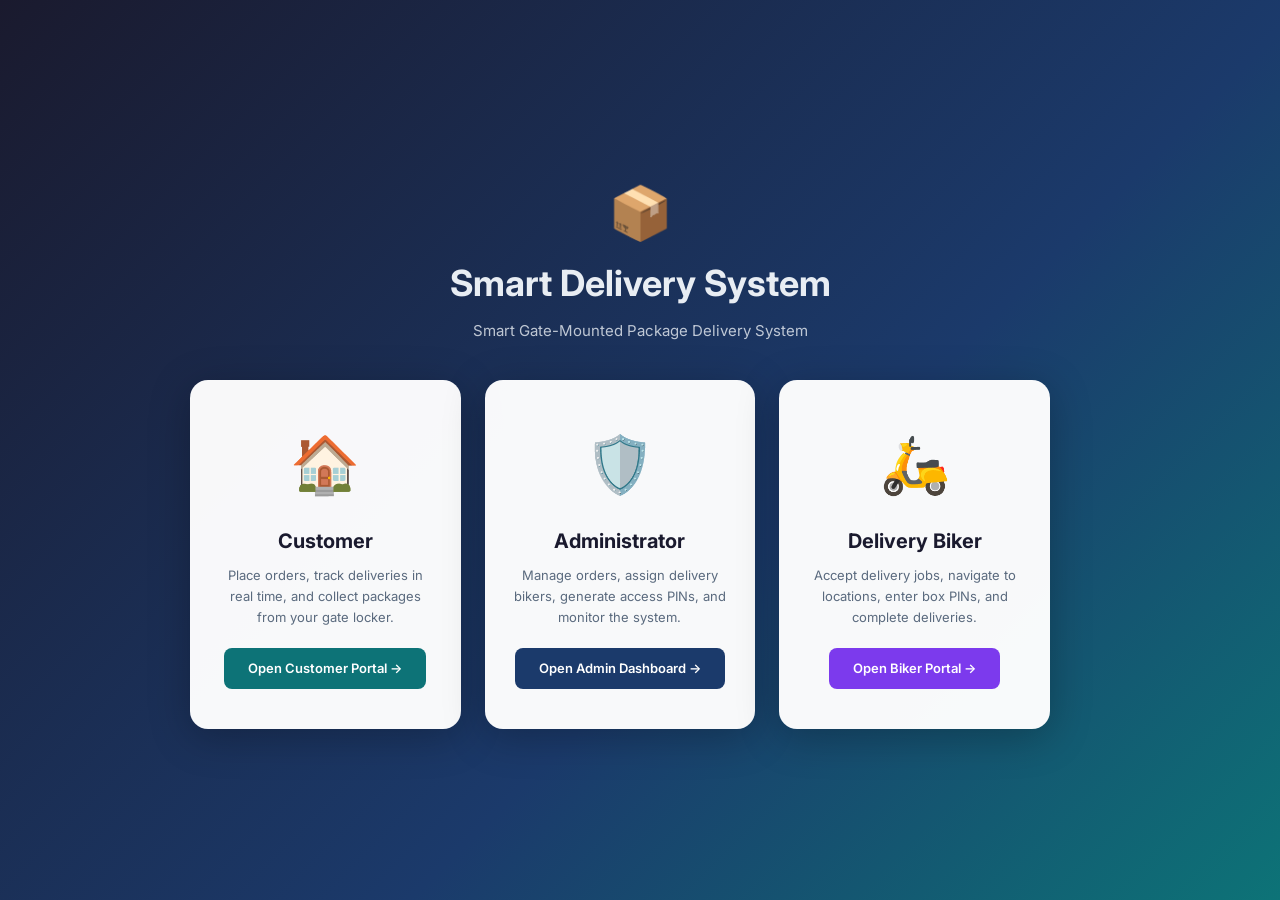
<file: index.html>
<!DOCTYPE html>
<html lang="en">
<head>
  <meta charset="UTF-8">
  <meta name="viewport" content="width=device-width, initial-scale=1.0">
  <title>SmartDelivery - Select Role</title>
  <link rel="stylesheet" href="shared/style.css">
  <style>
    body {
      min-height: 100vh;
      background: linear-gradient(135deg, var(--dark) 0%, var(--navy) 60%, var(--teal) 100%);
      display: flex; align-items: center; justify-content: center; padding: 20px;
    }
    .role-grid {
      display: grid; grid-template-columns: repeat(3, 1fr); gap: 24px;
      max-width: 860px; width: 100%;
    }
    .role-card {
      background: rgba(255,255,255,0.97); border-radius: 18px;
      padding: 40px 28px; text-align: center; cursor: pointer;
      box-shadow: 0 8px 40px rgba(0,0,0,0.25);
      transition: transform 0.2s, box-shadow 0.2s;
      text-decoration: none; color: inherit;
    }
    .role-card:hover { transform: translateY(-6px); box-shadow: 0 16px 48px rgba(0,0,0,0.3); }
    .role-icon { font-size: 56px; margin-bottom: 16px; }
    .role-title { font-size: 20px; font-weight: 700; color: var(--dark); margin-bottom: 8px; }
    .role-desc  { font-size: 13px; color: var(--gray-600); line-height: 1.6; }
    .role-btn   {
      display: inline-block; margin-top: 20px; padding: 10px 24px;
      border-radius: 8px; font-size: 13px; font-weight: 600; color: #fff;
    }
    .btn-customer { background: var(--teal); }
    .btn-admin    { background: var(--navy); }
    .btn-biker    { background: #7c3aed; }
    .site-header  { text-align: center; color: #fff; margin-bottom: 36px; }
    .site-header h1 { font-size: 36px; margin-bottom: 6px; }
    .site-header p  { font-size: 15px; opacity: 0.8; }
    @media(max-width:768px) { .role-grid { grid-template-columns:1fr; } }
  </style>
</head>
<body>
  <div style="width:100%;max-width:900px">
    <div class="site-header">
      <div style="font-size:52px">📦</div> 
      <h1 style="color:  #e8edf3;">Smart Delivery System</h1>
      <p style="color:  #e8edf3;">Smart Gate-Mounted Package Delivery System</p>
    </div>
    <div class="role-grid">
      <a href="customer/customer.html" class="role-card">
        <div class="role-icon">🏠</div>
        <div class="role-title">Customer</div>
        <div class="role-desc">Place orders, track deliveries in real time, and collect packages from your gate locker.</div>
        <div class="role-btn btn-customer">Open Customer Portal →</div>
      </a>
      <a href="admin/admin.html" class="role-card">
        <div class="role-icon">🛡️</div>
        <div class="role-title">Administrator</div>
        <div class="role-desc">Manage orders, assign delivery bikers, generate access PINs, and monitor the system.</div>
        <div class="role-btn btn-admin">Open Admin Dashboard →</div>
      </a>
      <a href="biker/biker.html" class="role-card">
        <div class="role-icon">🛵</div>
        <div class="role-title">Delivery Biker</div>
        <div class="role-desc">Accept delivery jobs, navigate to locations, enter box PINs, and complete deliveries.</div>
        <div class="role-btn btn-biker">Open Biker Portal →</div>
      </a>
    </div>
  </div>
</body>
</html>
</file>
<file: shared/style.css>
/* =============================================================================
   shared/style.css  -  Smart Gate Delivery System
   Global design system: colours, typography, components, utilities
   Colours: Deep Navy #1B3A6B | Teal #0D7377 | Surface #F0F4F8 | Dark #1A1A2E
   Font: Inter (Google Fonts)
============================================================================= */

/* ── Google Font ─────────────────────────────────────────────────────────── */
@import url('https://fonts.googleapis.com/css2?family=Inter:wght@400;500;600;700&display=swap');

/* ── CSS Custom Properties ───────────────────────────────────────────────── */
:root {
  --navy:       #1B3A6B;
  --navy-dark:  #132d54;
  --teal:       #0D7377;
  --teal-light: #14a085;
  --surface:    #F0F4F8;
  --dark:       #1A1A2E;
  --white:      #ffffff;
  --gray-100:   #f7f9fc;
  --gray-200:   #e8edf3;
  --gray-400:   #9aaec1;
  --gray-600:   #5a6a7e;
  --gray-800:   #2d3748;
  --shadow-sm:  0 2px 8px rgba(0,0,0,0.06);
  --shadow-md:  0 4px 20px rgba(0,0,0,0.08);
  --shadow-lg:  0 8px 32px rgba(0,0,0,0.12);
  --radius-sm:  6px;
  --radius-md:  12px;
  --radius-lg:  18px;
  --transition: all 0.2s ease;
}

/* ── Reset & Base ─────────────────────────────────────────────────────────── */
*, *::before, *::after { box-sizing: border-box; margin: 0; padding: 0; }

html { font-size: 16px; scroll-behavior: smooth; }

body {
  font-family: 'Inter', sans-serif;
  font-size: 14px;
  color: var(--gray-800);
  background: var(--surface);
  line-height: 1.6;
  min-height: 100vh;
}

a { color: var(--teal); text-decoration: none; }
a:hover { text-decoration: underline; }

.main-heading{
  color: var(--white);
}

/* ── Typography ──────────────────────────────────────────────────────────── */
h1 { font-size: 28px; font-weight: 700; color: var(--dark); }
h2 { font-size: 22px; font-weight: 700; color: var(--dark); }
h3 { font-size: 18px; font-weight: 600; color: var(--dark); }
h4 { font-size: 15px; font-weight: 600; color: var(--gray-800); }
p  { color: var(--gray-600); line-height: 1.7; }

/* ── Layout ──────────────────────────────────────────────────────────────── */
.container { max-width: 1280px; margin: 0 auto; padding: 0 20px; }

.page-grid {
  display: grid;
  grid-template-columns: 260px 1fr;
  min-height: 100vh;
}

/* ── Sidebar Navigation ──────────────────────────────────────────────────── */
.sidebar {
  background: var(--dark);
  color: var(--white);
  display: flex;
  flex-direction: column;
  padding: 0;
  position: sticky;
  top: 0;
  height: 100vh;
  overflow-y: auto;
}

.sidebar-logo {
  padding: 24px 20px;
  border-bottom: 1px solid rgba(255,255,255,0.08);
  display: flex;
  align-items: center;
  gap: 12px;
}

.sidebar-logo img { width: 36px; height: 36px; }
.sidebar-logo .logo-text { font-size: 15px; font-weight: 700; color: var(--white); }
.sidebar-logo .logo-sub  { font-size: 11px; color: var(--gray-400); margin-top: 1px; }

.sidebar-nav { padding: 16px 0; flex: 1; }

.nav-section-label {
  padding: 12px 20px 4px;
  font-size: 10px;
  font-weight: 600;
  text-transform: uppercase;
  letter-spacing: 1px;
  color: var(--gray-400);
}

.nav-link {
  display: flex;
  align-items: center;
  gap: 12px;
  padding: 11px 20px;
  color: rgba(255,255,255,0.7);
  font-size: 14px;
  font-weight: 500;
  transition: var(--transition);
  border-left: 3px solid transparent;
  cursor: pointer;
}

.nav-link:hover,
.nav-link.active {
  background: rgba(255,255,255,0.07);
  color: var(--white);
  border-left-color: var(--teal);
}

.nav-link svg { width: 18px; height: 18px; flex-shrink: 0; }

.sidebar-footer {
  padding: 16px 20px;
  border-top: 1px solid rgba(255,255,255,0.08);
  font-size: 12px;
  color: var(--gray-400);
}

/* ── Top Header Bar ──────────────────────────────────────────────────────── */
.topbar {
  background: var(--white);
  border-bottom: 1px solid var(--gray-200);
  padding: 0 28px;
  height: 64px;
  display: flex;
  align-items: center;
  justify-content: space-between;
  position: sticky;
  top: 0;
  z-index: 100;
  box-shadow: var(--shadow-sm);
}

.topbar-title { font-size: 17px; font-weight: 600; color: var(--dark); }

.topbar-actions { display: flex; align-items: center; gap: 12px; }

/* ── Main Content ─────────────────────────────────────────────────────────── */
.main-content { padding: 28px; overflow-y: auto; }

.page-header { margin-bottom: 24px; }
.page-header h2 { margin-bottom: 4px; }
.page-header p  { font-size: 13px; color: var(--gray-600); }

/* ── Cards ───────────────────────────────────────────────────────────────── */
.card {
  background: var(--white);
  border-radius: var(--radius-md);
  box-shadow: var(--shadow-md);
  padding: 24px;
  margin-bottom: 20px;
}

.card-header {
  display: flex;
  align-items: center;
  justify-content: space-between;
  margin-bottom: 18px;
  padding-bottom: 14px;
  border-bottom: 1px solid var(--gray-200);
}

.card-title { font-size: 15px; font-weight: 600; color: var(--dark); }

/* ── Buttons ─────────────────────────────────────────────────────────────── */
.btn {
  display: inline-flex;
  align-items: center;
  gap: 8px;
  padding: 9px 18px;
  font-size: 13px;
  font-weight: 600;
  border-radius: var(--radius-sm);
  border: none;
  cursor: pointer;
  transition: var(--transition);
  font-family: inherit;
}

.btn-primary   { background: var(--navy); color: var(--white); }
.btn-primary:hover { background: var(--navy-dark); }

.btn-teal      { background: var(--teal); color: var(--white); }
.btn-teal:hover { background: var(--teal-light); }

.btn-outline   { background: transparent; border: 1.5px solid var(--navy); color: var(--navy); }
.btn-outline:hover { background: var(--navy); color: var(--white); }

.btn-danger    { background: #e53e3e; color: var(--white); }
.btn-danger:hover { background: #c53030; }

.btn-sm        { padding: 6px 12px; font-size: 12px; }
.btn-full      { width: 100%; justify-content: center; }

.btn:disabled  { opacity: 0.5; cursor: not-allowed; }

/* ── Status Badges ───────────────────────────────────────────────────────── */
.badge {
  display: inline-block;
  padding: 3px 10px;
  border-radius: 20px;
  font-size: 11px;
  font-weight: 600;
  text-transform: uppercase;
  letter-spacing: 0.5px;
}

.badge-amber   { background: #fef3c7; color: #92400e; }
.badge-blue    { background: #dbeafe; color: #1e40af; }
.badge-purple  { background: #ede9fe; color: #5b21b6; }
.badge-orange  { background: #ffedd5; color: #9a3412; }
.badge-teal    { background: #ccfbf1; color: #065f46; }
.badge-green   { background: #dcfce7; color: #166534; }
.badge-red     { background: #fee2e2; color: #991b1b; }
.badge-gray    { background: var(--gray-200); color: var(--gray-600); }

/* ── Stats Row ───────────────────────────────────────────────────────────── */
.stats-grid {
  display: grid;
  grid-template-columns: repeat(auto-fit, minmax(180px, 1fr));
  gap: 16px;
  margin-bottom: 24px;
}

.stat-card {
  background: var(--white);
  border-radius: var(--radius-md);
  box-shadow: var(--shadow-sm);
  padding: 20px;
  display: flex;
  align-items: center;
  gap: 16px;
}

.stat-icon {
  width: 48px; height: 48px;
  border-radius: var(--radius-sm);
  display: flex; align-items: center; justify-content: center;
  font-size: 22px;
  flex-shrink: 0;
}

.stat-icon.navy    { background: rgba(27,58,107,0.1); }
.stat-icon.teal    { background: rgba(13,115,119,0.1); }
.stat-icon.green   { background: rgba(22,163,74,0.1); }
.stat-icon.amber   { background: rgba(245,158,11,0.1); }

.stat-value { font-size: 26px; font-weight: 700; color: var(--dark); }
.stat-label { font-size: 12px; color: var(--gray-600); margin-top: 2px; }

/* ── Form Elements ───────────────────────────────────────────────────────── */
.form-group    { margin-bottom: 16px; }
.form-label    { display: block; font-size: 13px; font-weight: 600; color: var(--gray-800); margin-bottom: 6px; }
.form-input,
.form-select,
.form-textarea {
  width: 100%;
  padding: 10px 14px;
  border: 1.5px solid var(--gray-200);
  border-radius: var(--radius-sm);
  font-size: 14px;
  font-family: inherit;
  color: var(--gray-800);
  background: var(--white);
  transition: border-color 0.2s;
}

.form-input:focus,
.form-select:focus,
.form-textarea:focus {
  outline: none;
  border-color: var(--teal);
  box-shadow: 0 0 0 3px rgba(13,115,119,0.1);
}

.form-row { display: grid; grid-template-columns: 1fr 1fr; gap: 16px; }

/* ── Table ───────────────────────────────────────────────────────────────── */
.table-wrap { overflow-x: auto; }

table { width: 100%; border-collapse: collapse; font-size: 13px; }
thead th {
  background: var(--gray-100);
  padding: 10px 14px;
  text-align: left;
  font-weight: 600;
  color: var(--gray-600);
  font-size: 12px;
  text-transform: uppercase;
  letter-spacing: 0.5px;
  border-bottom: 1px solid var(--gray-200);
}

tbody td {
  padding: 12px 14px;
  border-bottom: 1px solid var(--gray-100);
  color: var(--gray-800);
  vertical-align: middle;
}

tbody tr:hover { background: var(--gray-100); }
tbody tr:last-child td { border-bottom: none; }

/* ── Toast Notifications ─────────────────────────────────────────────────── */
#toast-container {
  position: fixed;
  top: 20px; right: 20px;
  z-index: 9999;
  display: flex;
  flex-direction: column;
  gap: 10px;
  pointer-events: none;
}

.toast {
  background: var(--dark);
  color: var(--white);
  padding: 14px 18px;
  border-radius: var(--radius-sm);
  box-shadow: var(--shadow-lg);
  display: flex;
  align-items: center;
  gap: 10px;
  min-width: 280px;
  max-width: 380px;
  font-size: 13px;
  transform: translateX(120%);
  transition: transform 0.3s ease;
  pointer-events: all;
}

.toast-visible { transform: translateX(0); }
.toast-success { border-left: 4px solid #22c55e; }
.toast-info    { border-left: 4px solid var(--teal); }
.toast-warning { border-left: 4px solid #f59e0b; }
.toast-error   { border-left: 4px solid #ef4444; }
.toast-msg     { flex: 1; }
.toast-close   { background: none; border: none; color: var(--gray-400); cursor: pointer; font-size: 14px; }

/* ── Modal ───────────────────────────────────────────────────────────────── */
.modal-backdrop {
  position: fixed; inset: 0;
  background: rgba(0,0,0,0.55);
  z-index: 1000;
  display: flex; align-items: center; justify-content: center;
  padding: 20px;
}

.modal {
  background: var(--white);
  border-radius: var(--radius-lg);
  padding: 32px;
  max-width: 520px;
  width: 100%;
  box-shadow: var(--shadow-lg);
  position: relative;
}

.modal-title  { font-size: 20px; font-weight: 700; margin-bottom: 6px; }
.modal-sub    { font-size: 13px; color: var(--gray-600); margin-bottom: 24px; }
.modal-footer { display: flex; gap: 12px; justify-content: flex-end; margin-top: 24px; }
.modal-close  {
  position: absolute; top: 16px; right: 16px;
  background: none; border: none; font-size: 20px; cursor: pointer; color: var(--gray-400);
}

/* ── Status Timeline ─────────────────────────────────────────────────────── */
.timeline { display: flex; flex-direction: column; gap: 0; }

.timeline-step {
  display: flex;
  gap: 16px;
  position: relative;
}

.timeline-step:not(:last-child)::before {
  content: '';
  position: absolute;
  left: 15px; top: 32px;
  width: 2px;
  height: calc(100% - 12px);
  background: var(--gray-200);
}

.timeline-dot {
  width: 32px; height: 32px;
  border-radius: 50%;
  background: var(--gray-200);
  display: flex; align-items: center; justify-content: center;
  font-size: 14px;
  flex-shrink: 0;
  z-index: 1;
}

.timeline-dot.done   { background: var(--teal); color: var(--white); }
.timeline-dot.active { background: var(--navy); color: var(--white); }

.timeline-content { padding-bottom: 24px; padding-top: 4px; }
.timeline-label   { font-size: 13px; font-weight: 600; color: var(--gray-800); }
.timeline-time    { font-size: 11px; color: var(--gray-400); margin-top: 2px; }

/* ── Map Container ───────────────────────────────────────────────────────── */
.map-container {
  width: 100%;
  height: 360px;
  border-radius: var(--radius-md);
  overflow: hidden;
  border: 1px solid var(--gray-200);
}

/* ── PIN Display ─────────────────────────────────────────────────────────── */
.pin-box {
  display: inline-flex;
  gap: 10px;
  background: var(--gray-100);
  border-radius: var(--radius-sm);
  padding: 12px 20px;
  letter-spacing: 8px;
  font-size: 28px;
  font-weight: 700;
  color: var(--navy);
  font-family: monospace;
  border: 2px dashed var(--gray-200);
}

/* ── Login Page ──────────────────────────────────────────────────────────── */
.login-page {
  min-height: 100vh;
  display: flex;
  align-items: center;
  justify-content: center;
  background: linear-gradient(135deg, var(--dark) 0%, var(--navy) 100%);
}

.login-card {
  background: var(--white);
  border-radius: var(--radius-lg);
  padding: 44px 40px;
  width: 100%;
  max-width: 400px;
  box-shadow: var(--shadow-lg);
}

.login-logo   { text-align: center; margin-bottom: 28px; }
.login-logo h1 { font-size: 22px; color: var(--navy); margin-top: 10px; }
.login-logo p  { font-size: 13px; color: var(--gray-600); }

/* ── Notification Feed ───────────────────────────────────────────────────── */
.notif-feed { display: flex; flex-direction: column; gap: 10px; max-height: 340px; overflow-y: auto; }

.notif-item {
  display: flex;
  gap: 12px;
  align-items: flex-start;
  padding: 12px;
  border-radius: var(--radius-sm);
  background: var(--gray-100);
  font-size: 13px;
}

.notif-item.breach { background: #fee2e2; }
.notif-icon { font-size: 18px; flex-shrink: 0; }
.notif-text { flex: 1; color: var(--gray-800); }
.notif-time { font-size: 11px; color: var(--gray-400); margin-top: 2px; }

/* ── Utilities ───────────────────────────────────────────────────────────── */
.flex         { display: flex; }
.items-center { align-items: center; }
.gap-2        { gap: 8px; }
.gap-3        { gap: 12px; }
.mt-1         { margin-top: 4px; }
.mt-2         { margin-top: 8px; }
.mt-3         { margin-top: 12px; }
.mb-4         { margin-bottom: 16px; }
.text-sm      { font-size: 12px; }
.text-center  { text-align: center; }
.text-muted   { color: var(--gray-400); }
.font-bold    { font-weight: 700; }
.hidden       { display: none !important; }
.w-full       { width: 100%; }

.divider {
  border: none;
  border-top: 1px solid var(--gray-200);
  margin: 20px 0;
}

/* ── Sidebar toggle (mobile) ─────────────────────────────────────────────── */
.sidebar-toggle {
  display: none;
  background: none;
  border: none;
  cursor: pointer;
  padding: 6px;
  margin-right: 8px;
  color: var(--dark);
}
.sidebar-toggle svg { width: 22px; height: 22px; }

.sidebar-backdrop {
  display: none;
  position: fixed;
  inset: 0;
  background: rgba(0, 0, 0, 0.4);
  z-index: 40;
}
.sidebar-backdrop.active { display: block; }

/* ── Responsive ──────────────────────────────────────────────────────────── */
@media (max-width: 768px) {
  .page-grid      { grid-template-columns: 1fr; }
  .sidebar        {
    display: flex;
    position: fixed;
    left: 0;
    top: 0;
    height: 100vh;
    width: 260px;
    z-index: 50;
    transform: translateX(-100%);
    transition: transform 0.25s ease;
  }
  .sidebar.sidebar-open { transform: translateX(0); }
  .sidebar-toggle { display: inline-flex; align-items: center; }
  .form-row       { grid-template-columns: 1fr; }
  .stats-grid     { grid-template-columns: 1fr 1fr; }
  .main-content   { padding: 16px; }
  .topbar         { padding: 0 16px; }
}
</file>
